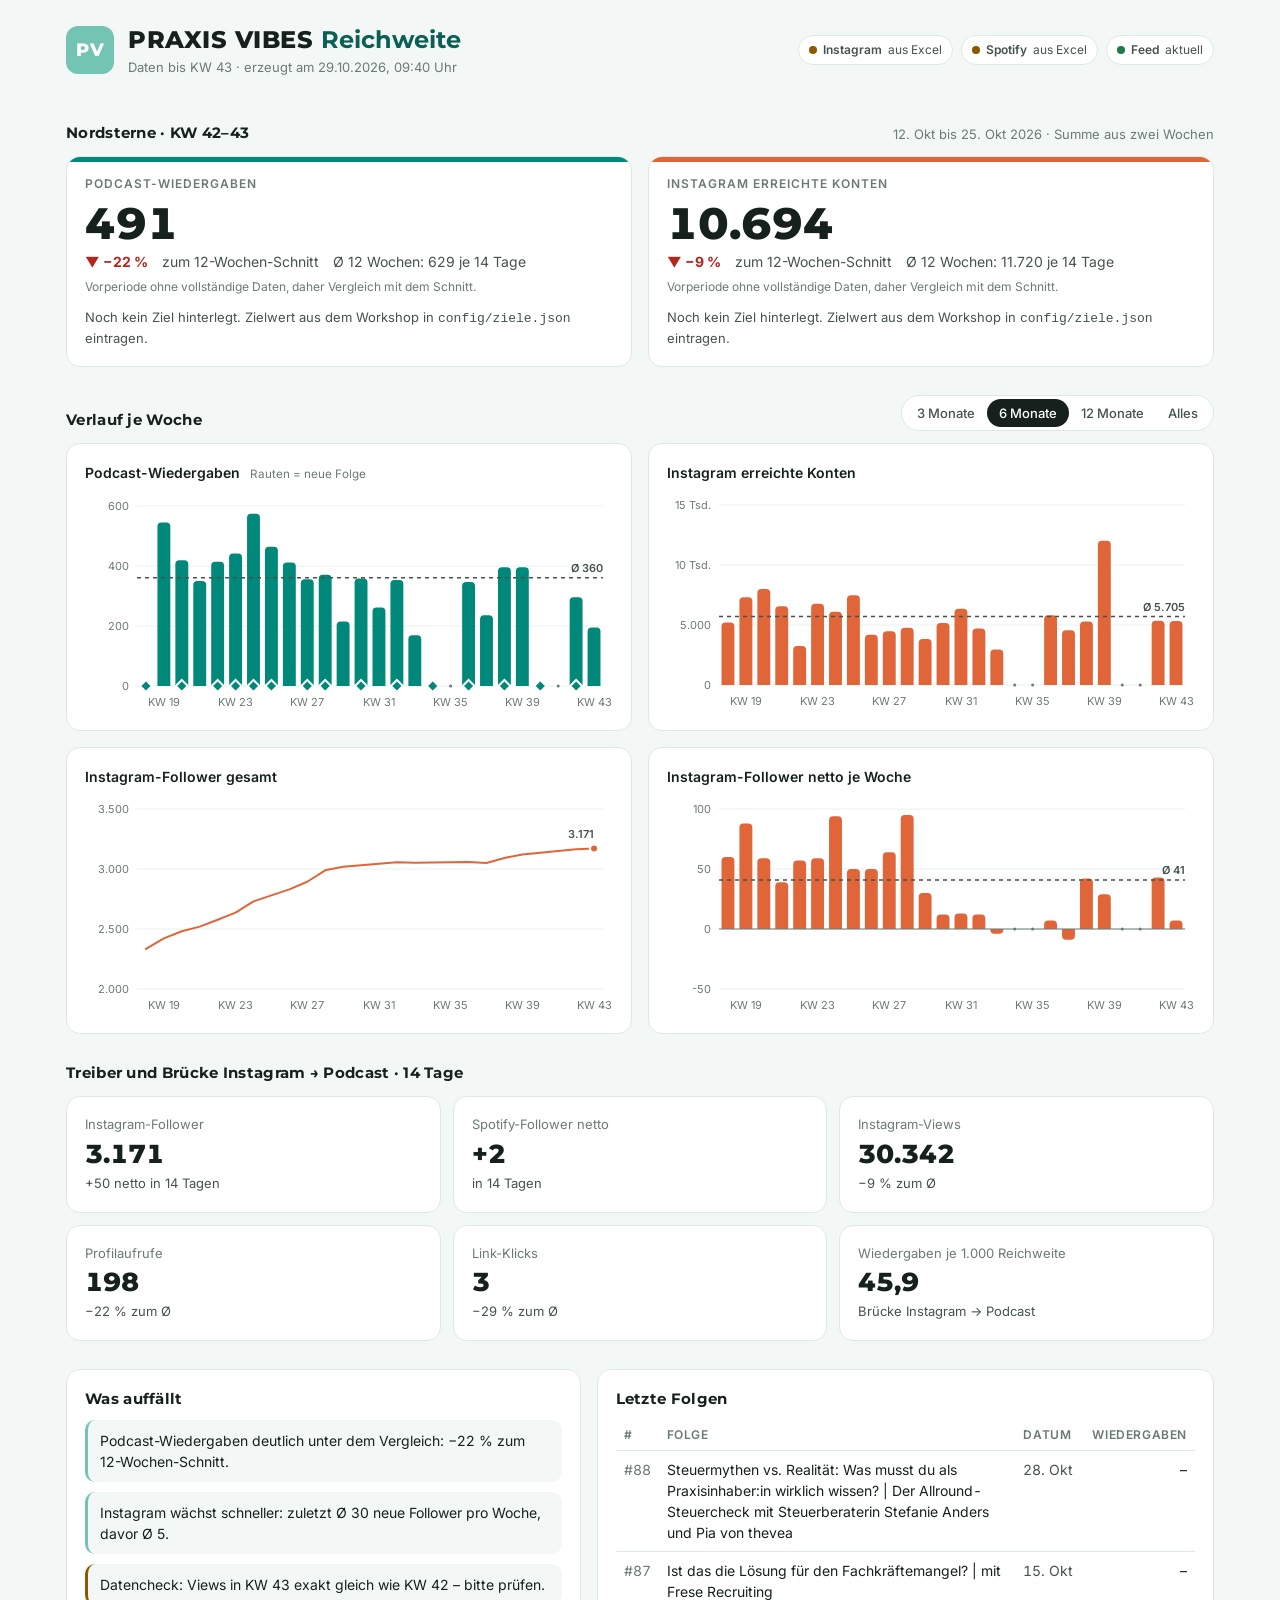
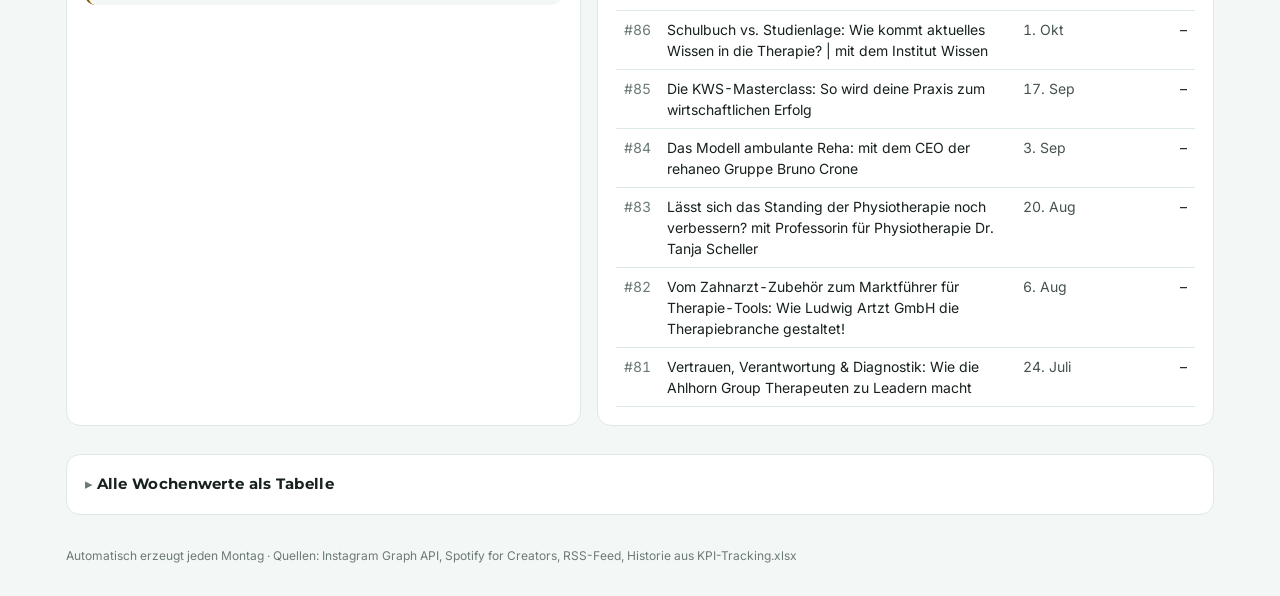
<file: docs/index.html>
<!doctype html>
<html lang="de">
<head>
<meta charset="utf-8">
<meta name="viewport" content="width=device-width,initial-scale=1">
<meta name="robots" content="noindex,nofollow">
<title>Praxis Vibes Reichweite</title>
<link rel="preconnect" href="https://fonts.googleapis.com">
<link rel="preconnect" href="https://fonts.gstatic.com" crossorigin>
<link href="https://fonts.googleapis.com/css2?family=Inter:wght@400;500;600;700&family=Montserrat:wght@700;800&display=swap" rel="stylesheet">
<link rel="stylesheet" href="styles.css">
</head>
<body>
<header class="top">
  <div class="brand">
    <div class="brand-mark" aria-hidden="true">PV</div>
    <div>
      <h1>Praxis Vibes <span>Reichweite</span></h1>
      <div class="sub" id="stand">–</div>
    </div>
  </div>
  <div class="sources" id="sources" aria-label="Datenquellen"></div>
</header>

<main>
  <section aria-labelledby="h-north">
    <div class="sec-head">
      <h2 id="h-north">Nordsterne · <span id="period-label">–</span></h2>
      <span class="sec-note" id="period-dates"></span>
    </div>
    <div class="north" id="north"></div>
  </section>

  <section aria-labelledby="h-trend">
    <div class="sec-head">
      <h2 id="h-trend">Verlauf je Woche</h2>
      <div class="seg" role="group" aria-label="Zeitraum" id="range">
        <button data-r="13">3 Monate</button>
        <button data-r="26" class="on">6 Monate</button>
        <button data-r="52">12 Monate</button>
        <button data-r="999">Alles</button>
      </div>
    </div>
    <div class="grid2">
      <figure class="card chart" id="c-plays"><figcaption>Podcast-Wiedergaben <small>Rauten = neue Folge</small></figcaption><div class="plot"></div></figure>
      <figure class="card chart" id="c-reach"><figcaption>Instagram erreichte Konten</figcaption><div class="plot"></div></figure>
      <figure class="card chart" id="c-igf"><figcaption>Instagram-Follower gesamt</figcaption><div class="plot"></div></figure>
      <figure class="card chart" id="c-igz"><figcaption>Instagram-Follower netto je Woche</figcaption><div class="plot"></div></figure>
    </div>
  </section>

  <section aria-labelledby="h-bridge">
    <div class="sec-head"><h2 id="h-bridge">Treiber und Brücke Instagram → Podcast · 14 Tage</h2></div>
    <div class="tiles" id="drivers"></div>
  </section>

  <section class="grid2 wide-left">
    <div class="card" aria-labelledby="h-hints">
      <h2 id="h-hints" class="card-h">Was auffällt</h2>
      <ul class="hints" id="hints"></ul>
    </div>
    <div class="card" aria-labelledby="h-eps">
      <h2 id="h-eps" class="card-h">Letzte Folgen</h2>
      <table class="eps" id="eps"><thead><tr><th>#</th><th>Folge</th><th>Datum</th><th class="r">Wiedergaben</th></tr></thead><tbody></tbody></table>
    </div>
  </section>

  <section aria-labelledby="h-table">
    <details class="card">
      <summary><h2 id="h-table" class="card-h inline">Alle Wochenwerte als Tabelle</h2></summary>
      <div class="tbl-wrap"><table class="weeks" id="weeks"></table></div>
    </details>
  </section>
</main>
<footer>Automatisch erzeugt jeden Montag · Quellen: Instagram Graph API, Spotify for Creators, RSS-Feed, Historie aus KPI-Tracking.xlsx</footer>
<div class="tip" id="tip" role="status" aria-live="polite"></div>
<script src="data.js"></script>
<script src="app.js"></script>
</body>
</html>
</file>
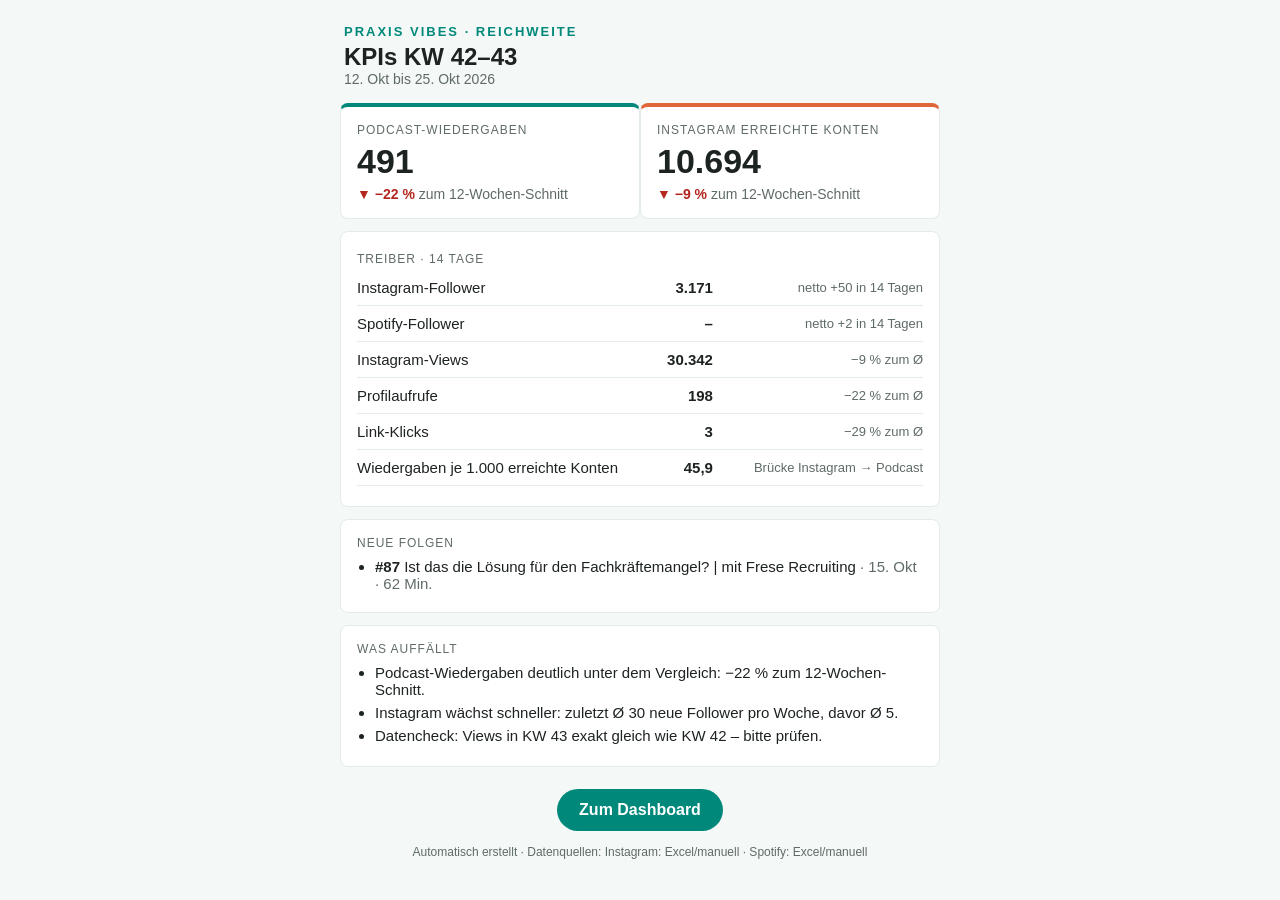
<file: docs/mail.html>
<!doctype html><html lang="de"><head><meta charset="utf-8"><meta name="viewport" content="width=device-width,initial-scale=1"><title>Praxis Vibes · KW 42–43 · Wiedergaben −22 % · Reichweite −9 %</title></head>
<body style="margin:0;padding:0;background:#f4f8f7;font-family:Segoe UI,Helvetica,Arial,sans-serif;color:#1d2321">
<table role="presentation" width="100%" cellpadding="0" cellspacing="0" style="background:#f4f8f7"><tr><td align="center" style="padding:24px 12px">
<table role="presentation" width="600" cellpadding="0" cellspacing="0" style="max-width:600px;width:100%">
<tr><td style="padding:0 4px 16px">
  <div style="font-size:13px;letter-spacing:2px;text-transform:uppercase;color:#00897b;font-weight:700">Praxis Vibes · Reichweite</div>
  <div style="font-size:24px;font-weight:700;margin-top:4px">KPIs KW 42–43</div>
  <div style="font-size:14px;color:#5f6b68">12. Okt bis 25. Okt 2026</div>
</td></tr>
<tr><td><table role="presentation" width="100%" cellpadding="0" cellspacing="0"><tr>
  <td width="50%" valign="top" style="padding:16px;background:#ffffff;border:1px solid #e3ece9;border-top:4px solid #00897b;border-radius:8px"><div style="font-size:12px;letter-spacing:1px;text-transform:uppercase;color:#5f6b68">Podcast-Wiedergaben</div><div style="font-size:34px;font-weight:700;color:#1d2321;line-height:1.2;margin:4px 0">491</div><div style="font-size:14px"><span style="color:#b3261e;font-weight:700">▼ −22 %</span> <span style="color:#5f6b68">zum 12-Wochen-Schnitt</span></div></td>
  <td width="12" style="font-size:0">&nbsp;</td>
  <td width="50%" valign="top" style="padding:16px;background:#ffffff;border:1px solid #e3ece9;border-top:4px solid #e0663a;border-radius:8px"><div style="font-size:12px;letter-spacing:1px;text-transform:uppercase;color:#5f6b68">Instagram erreichte Konten</div><div style="font-size:34px;font-weight:700;color:#1d2321;line-height:1.2;margin:4px 0">10.694</div><div style="font-size:14px"><span style="color:#b3261e;font-weight:700">▼ −9 %</span> <span style="color:#5f6b68">zum 12-Wochen-Schnitt</span></div></td>
</tr></table></td></tr>
<tr><td style="height:12px"></td></tr>
<tr><td style="padding:20px 16px;background:#ffffff;border:1px solid #e3ece9;border-radius:8px;margin-top:12px">
  <div style="font-size:12px;letter-spacing:1px;text-transform:uppercase;color:#5f6b68;margin-bottom:4px">Treiber · 14 Tage</div>
  <table role="presentation" width="100%" cellpadding="0" cellspacing="0" style="font-size:15px"><tr><td style="padding:9px 0;border-bottom:1px solid #e3ece9;color:#1d2321">Instagram-Follower</td><td align="right" style="padding:9px 0;border-bottom:1px solid #e3ece9;font-weight:700;color:#1d2321">3.171</td><td align="right" style="padding:9px 0 9px 12px;border-bottom:1px solid #e3ece9;font-size:13px;color:#5f6b68">netto +50 in 14 Tagen</td></tr><tr><td style="padding:9px 0;border-bottom:1px solid #e3ece9;color:#1d2321">Spotify-Follower</td><td align="right" style="padding:9px 0;border-bottom:1px solid #e3ece9;font-weight:700;color:#1d2321">–</td><td align="right" style="padding:9px 0 9px 12px;border-bottom:1px solid #e3ece9;font-size:13px;color:#5f6b68">netto +2 in 14 Tagen</td></tr><tr><td style="padding:9px 0;border-bottom:1px solid #e3ece9;color:#1d2321">Instagram-Views</td><td align="right" style="padding:9px 0;border-bottom:1px solid #e3ece9;font-weight:700;color:#1d2321">30.342</td><td align="right" style="padding:9px 0 9px 12px;border-bottom:1px solid #e3ece9;font-size:13px;color:#5f6b68">−9 % zum Ø</td></tr><tr><td style="padding:9px 0;border-bottom:1px solid #e3ece9;color:#1d2321">Profilaufrufe</td><td align="right" style="padding:9px 0;border-bottom:1px solid #e3ece9;font-weight:700;color:#1d2321">198</td><td align="right" style="padding:9px 0 9px 12px;border-bottom:1px solid #e3ece9;font-size:13px;color:#5f6b68">−22 % zum Ø</td></tr><tr><td style="padding:9px 0;border-bottom:1px solid #e3ece9;color:#1d2321">Link-Klicks</td><td align="right" style="padding:9px 0;border-bottom:1px solid #e3ece9;font-weight:700;color:#1d2321">3</td><td align="right" style="padding:9px 0 9px 12px;border-bottom:1px solid #e3ece9;font-size:13px;color:#5f6b68">−29 % zum Ø</td></tr><tr><td style="padding:9px 0;border-bottom:1px solid #e3ece9;color:#1d2321">Wiedergaben je 1.000 erreichte Konten</td><td align="right" style="padding:9px 0;border-bottom:1px solid #e3ece9;font-weight:700;color:#1d2321">45,9</td><td align="right" style="padding:9px 0 9px 12px;border-bottom:1px solid #e3ece9;font-size:13px;color:#5f6b68">Brücke Instagram → Podcast</td></tr></table>
</td></tr>
<tr><td style="height:12px"></td></tr>
<tr><td style="padding:16px;background:#ffffff;border:1px solid #e3ece9;border-radius:8px">
  <div style="font-size:12px;letter-spacing:1px;text-transform:uppercase;color:#5f6b68">Neue Folgen</div>
  <ul style="padding-left:18px;margin:8px 0 0;font-size:15px"><li style="margin:4px 0"><b>#87</b> Ist das die Lösung für den Fachkräftemangel? | mit Frese Recruiting <span style="color:#5f6b68">· 15. Okt · 62 Min.</span></li></ul>
</td></tr>
<tr><td style="height:12px"></td></tr>
<tr><td style="padding:16px;background:#ffffff;border:1px solid #e3ece9;border-radius:8px">
  <div style="font-size:12px;letter-spacing:1px;text-transform:uppercase;color:#5f6b68">Was auffällt</div>
  <ul style="padding-left:18px;margin:8px 0 0;font-size:15px"><li style="margin:6px 0">Podcast-Wiedergaben deutlich unter dem Vergleich: −22 % zum 12-Wochen-Schnitt.</li><li style="margin:6px 0">Instagram wächst schneller: zuletzt Ø 30 neue Follower pro Woche, davor Ø 5.</li><li style="margin:6px 0">Datencheck: Views in KW 43 exakt gleich wie KW 42 – bitte prüfen.</li></ul>
</td></tr>
<tr><td align="center" style="padding:22px 0 8px">
  <a href="https://kiliankimojo.github.io/praxis-vibes-dashboard/" style="display:inline-block;background:#00897b;color:#ffffff;text-decoration:none;font-weight:700;padding:12px 22px;border-radius:999px">Zum Dashboard</a>
</td></tr>
<tr><td align="center" style="font-size:12px;color:#5f6b68;padding:6px 0 0">
  Automatisch erstellt · Datenquellen: Instagram: Excel/manuell · Spotify: Excel/manuell
</td></tr>
</table></td></tr></table></body></html>
</file>
<file: docs/styles.css>
:root{
  color-scheme: light;
  --bg:#f3f8f6; --card:#ffffff; --line:#dde9e5; --grid:#e8f0ed;
  --ink:#16201d; --ink-2:#45524e; --muted:#6c7a76;
  --brand:#74c4b4; --brand-ink:#0b5f55;
  --pod:#00897b; --ig:#e0663a;
  --good:#1e7a46; --bad:#b3261e; --warn:#8a5a00;
  --good-bg:#e3f3ea; --bad-bg:#fbe7e5; --warn-bg:#fdf1d6;
  --radius:14px;
}
@media (prefers-color-scheme: dark){
  :root:not([data-theme="light"]){
    color-scheme: dark;
    --bg:#101614; --card:#18201f; --line:#26312f; --grid:#222c2a;
    --ink:#eef4f2; --ink-2:#c3cfcb; --muted:#93a29e;
    --brand:#74c4b4; --brand-ink:#9fe0d3;
    --pod:#169685; --ig:#e06a38;
    --good:#6fd39a; --bad:#ff8a80; --warn:#f2c26b;
    --good-bg:#16301f; --bad-bg:#3a1a18; --warn-bg:#3a2e12;
  }
}
:root[data-theme="dark"]{
  color-scheme: dark;
  --bg:#101614; --card:#18201f; --line:#26312f; --grid:#222c2a;
  --ink:#eef4f2; --ink-2:#c3cfcb; --muted:#93a29e;
  --brand:#74c4b4; --brand-ink:#9fe0d3;
  --pod:#169685; --ig:#e06a38;
  --good:#6fd39a; --bad:#ff8a80; --warn:#f2c26b;
  --good-bg:#16301f; --bad-bg:#3a1a18; --warn-bg:#3a2e12;
}
*{box-sizing:border-box;margin:0;padding:0}
body{font-family:Inter,system-ui,-apple-system,sans-serif;background:var(--bg);color:var(--ink);font-size:15px;line-height:1.5;-webkit-font-smoothing:antialiased}
main{max-width:1180px;margin:0 auto;padding:8px 16px 32px}
section{margin-top:28px}
h1,h2{font-family:Montserrat,Inter,sans-serif}
.top{max-width:1180px;margin:0 auto;padding:22px 16px 8px;display:flex;justify-content:space-between;align-items:center;gap:16px;flex-wrap:wrap}
.brand{display:flex;gap:14px;align-items:center}
.brand-mark{width:48px;height:48px;border-radius:12px;background:var(--brand);color:#fff;font:800 18px Montserrat,sans-serif;display:grid;place-items:center;letter-spacing:.5px}
h1{font-size:24px;font-weight:800;letter-spacing:.5px;text-transform:uppercase}
h1 span{font-weight:700;text-transform:none;color:var(--brand-ink);letter-spacing:0}
.sub{font-size:13px;color:var(--muted)}
.sources{display:flex;gap:8px;flex-wrap:wrap}
.chip{font-size:12px;padding:5px 10px;border-radius:999px;border:1px solid var(--line);background:var(--card);color:var(--ink-2);display:inline-flex;gap:6px;align-items:center}
.chip b{font-weight:600}
.dot{width:8px;height:8px;border-radius:50%;display:inline-block}
.dot.ok{background:var(--good)} .dot.no{background:var(--warn)}
.sec-head{display:flex;justify-content:space-between;align-items:flex-end;gap:12px;flex-wrap:wrap;margin-bottom:12px}
h2{font-size:15px;font-weight:700;letter-spacing:.3px}
.sec-note{font-size:13px;color:var(--muted)}
.card{background:var(--card);border:1px solid var(--line);border-radius:var(--radius);padding:18px}
.card-h{margin-bottom:10px}
.card-h.inline{display:inline;margin:0}
.grid2{display:grid;grid-template-columns:1fr 1fr;gap:16px}
.grid2.wide-left{grid-template-columns:1fr 1.2fr}
@media (max-width:820px){.grid2,.grid2.wide-left{grid-template-columns:1fr}}

/* Nordsterne */
.north{display:grid;grid-template-columns:1fr 1fr;gap:16px}
@media (max-width:680px){.north{grid-template-columns:1fr}}
.ns{position:relative;overflow:hidden}
.ns::before{content:"";position:absolute;inset:0 0 auto 0;height:5px;background:var(--c)}
.ns-lbl{font-size:12px;letter-spacing:1px;text-transform:uppercase;color:var(--muted);font-weight:600}
.ns-val{font:800 44px/1.1 Montserrat,Inter,sans-serif;margin:6px 0 4px;font-variant-numeric:tabular-nums}
.ns-row{display:flex;gap:14px;flex-wrap:wrap;font-size:14px;color:var(--ink-2)}
.delta{font-weight:700;display:inline-flex;gap:4px;align-items:center}
.delta.up{color:var(--good)} .delta.down{color:var(--bad)} .delta.flat{color:var(--muted)}
.goal{margin-top:12px;font-size:13px;color:var(--ink-2)}
.bar{height:8px;background:var(--grid);border-radius:999px;margin-top:6px;overflow:hidden}
.bar i{display:block;height:100%;background:var(--c);border-radius:999px}
.badge{font-size:12px;font-weight:600;padding:2px 8px;border-radius:999px;margin-left:6px}
.badge.gut{background:var(--good-bg);color:var(--good)} .badge.knapp{background:var(--warn-bg);color:var(--warn)} .badge.unter{background:var(--bad-bg);color:var(--bad)}
.note{font-size:12px;color:var(--warn);margin-top:6px}

/* Segment-Filter */
.seg{display:inline-flex;background:var(--card);border:1px solid var(--line);border-radius:999px;padding:3px}
.seg button{border:0;background:transparent;color:var(--ink-2);font:500 13px Inter,sans-serif;padding:6px 12px;border-radius:999px;cursor:pointer}
.seg button.on{background:var(--ink);color:var(--card)}
.seg button:focus-visible{outline:2px solid var(--brand);outline-offset:2px}

/* Diagramme */
figure{margin:0}
figcaption{font-weight:600;font-size:14px;margin-bottom:8px}
figcaption small{font-weight:400;color:var(--muted);margin-left:6px}
.plot{position:relative;height:220px}
.plot svg{display:block;width:100%;height:100%;overflow:visible}
.plot .gl{stroke:var(--grid);stroke-width:1}
.plot .ax{fill:var(--muted);font:11px Inter,sans-serif}
.plot .hit{fill:transparent;cursor:crosshair}
.plot .avg{stroke:var(--ink-2);stroke-width:1.5;stroke-dasharray:4 4;fill:none}
.plot .avg-lbl{fill:var(--ink-2);font:600 11px Inter,sans-serif}
.plot .ep{fill:var(--pod);stroke:var(--card);stroke-width:2}
.plot .hl{fill:var(--ink);opacity:.06}
.plot .gap{fill:var(--muted);font:10px Inter,sans-serif}
.tip{position:fixed;pointer-events:none;background:var(--ink);color:var(--card);font-size:13px;padding:8px 10px;border-radius:8px;max-width:280px;opacity:0;transition:opacity .1s;z-index:10;box-shadow:0 4px 18px rgba(0,0,0,.18)}
.tip b{font-weight:700}
.tip .t-sub{opacity:.75;font-size:12px}

/* Treiber */
.tiles{display:grid;grid-template-columns:repeat(3,1fr);gap:12px}
@media (max-width:820px){.tiles{grid-template-columns:repeat(2,1fr)}}
.tile .t-lbl{font-size:13px;color:var(--muted)}
.tile .t-val{font:800 26px/1.2 Montserrat,Inter,sans-serif;margin:4px 0;font-variant-numeric:tabular-nums}
.tile .t-sub{font-size:13px;color:var(--ink-2)}

/* Hinweise, Folgen, Tabelle */
.hints{list-style:none;display:grid;gap:10px}
.hints li{padding:10px 12px;border-radius:10px;background:var(--bg);font-size:14px;border-left:3px solid var(--brand)}
.hints li.warn{border-left-color:var(--warn)}
table{border-collapse:collapse;width:100%;font-size:14px}
th{font-size:12px;text-transform:uppercase;letter-spacing:.6px;color:var(--muted);font-weight:600;text-align:left;padding:6px 8px;border-bottom:1px solid var(--line)}
td{padding:8px;border-bottom:1px solid var(--line);vertical-align:top;font-variant-numeric:tabular-nums}
.r{text-align:right}
.eps td:first-child{color:var(--muted);white-space:nowrap}
.eps td:nth-child(3){white-space:nowrap;color:var(--ink-2)}
.eps a{color:inherit;text-decoration:none}
.eps a:hover{text-decoration:underline}
details summary{cursor:pointer;list-style:none}
details summary::-webkit-details-marker{display:none}
details summary::before{content:"▸ ";color:var(--muted)}
details[open] summary::before{content:"▾ "}
.tbl-wrap{overflow-x:auto;margin-top:12px}
.weeks td,.weeks th{white-space:nowrap;text-align:right}
.weeks td:first-child,.weeks th:first-child{text-align:left}
.src{font-size:11px;color:var(--muted)}
footer{max-width:1180px;margin:0 auto;padding:0 16px 32px;font-size:12px;color:var(--muted)}
</file>
